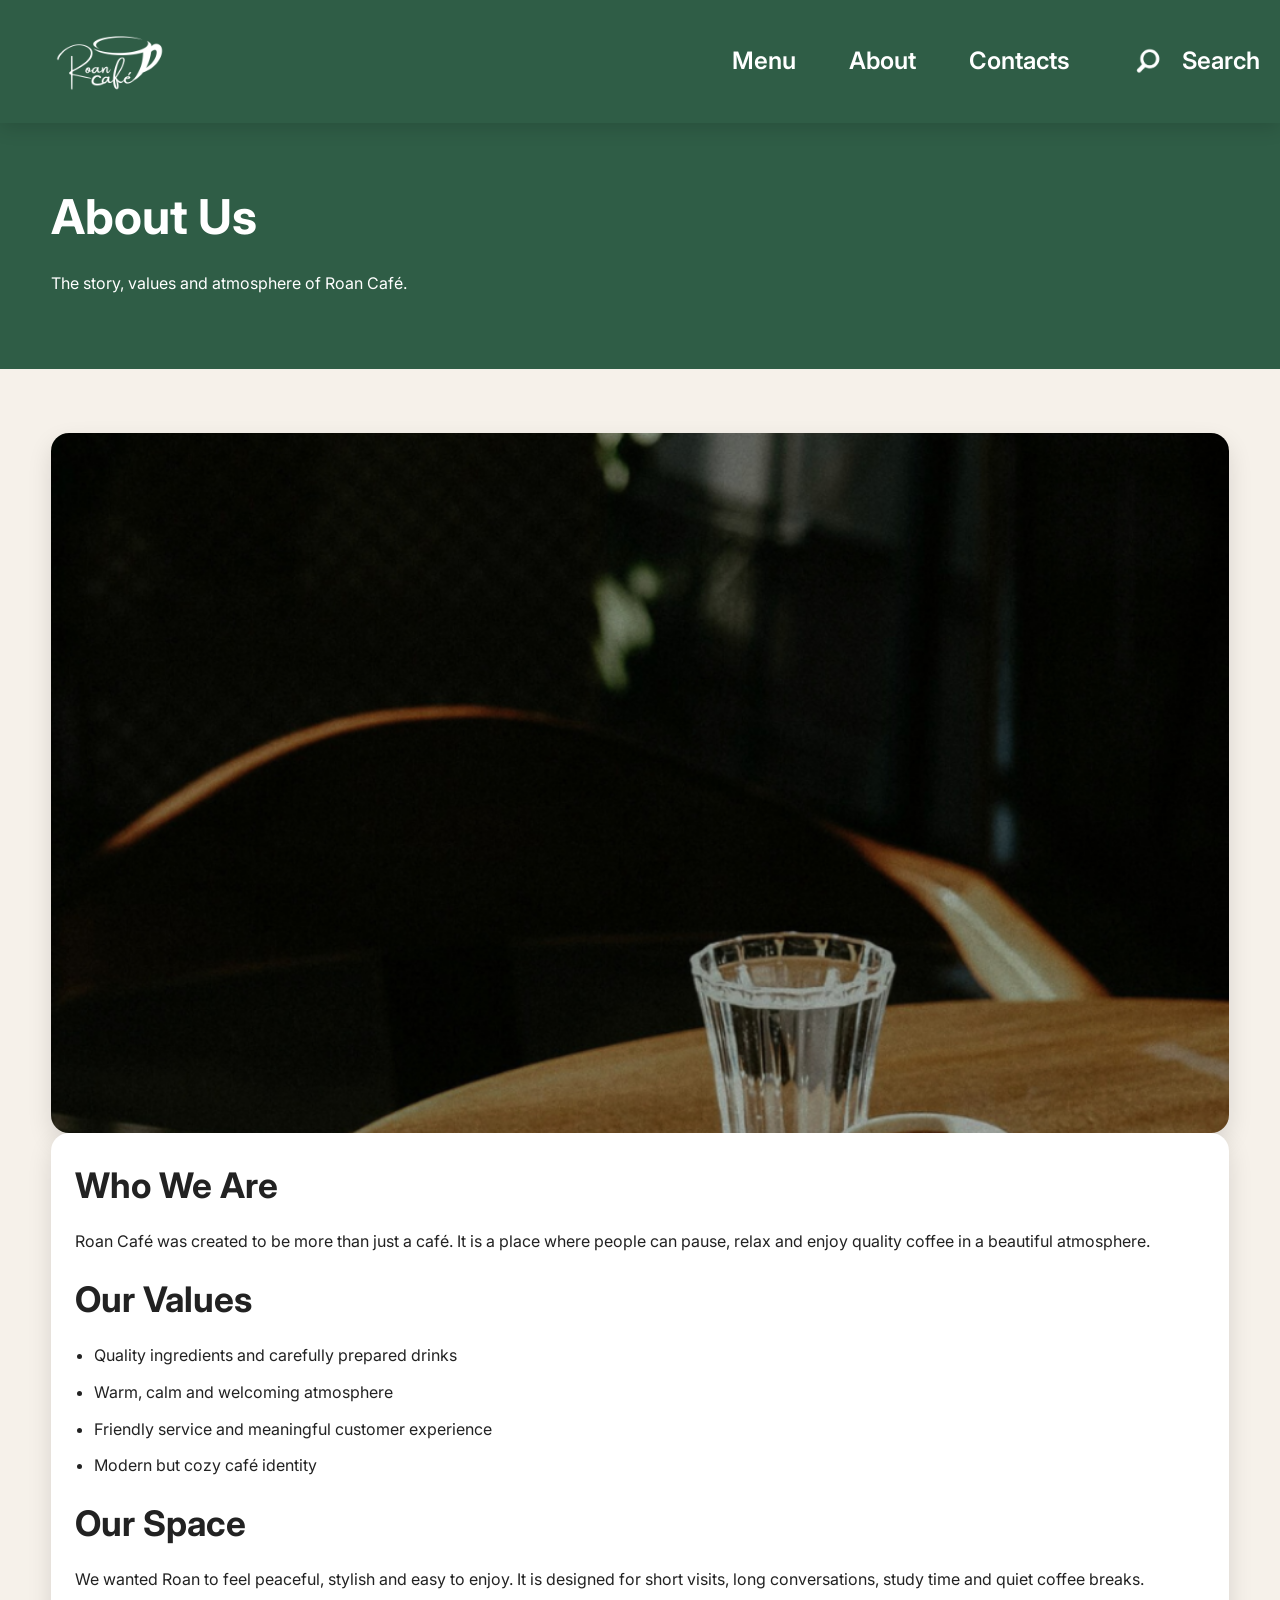
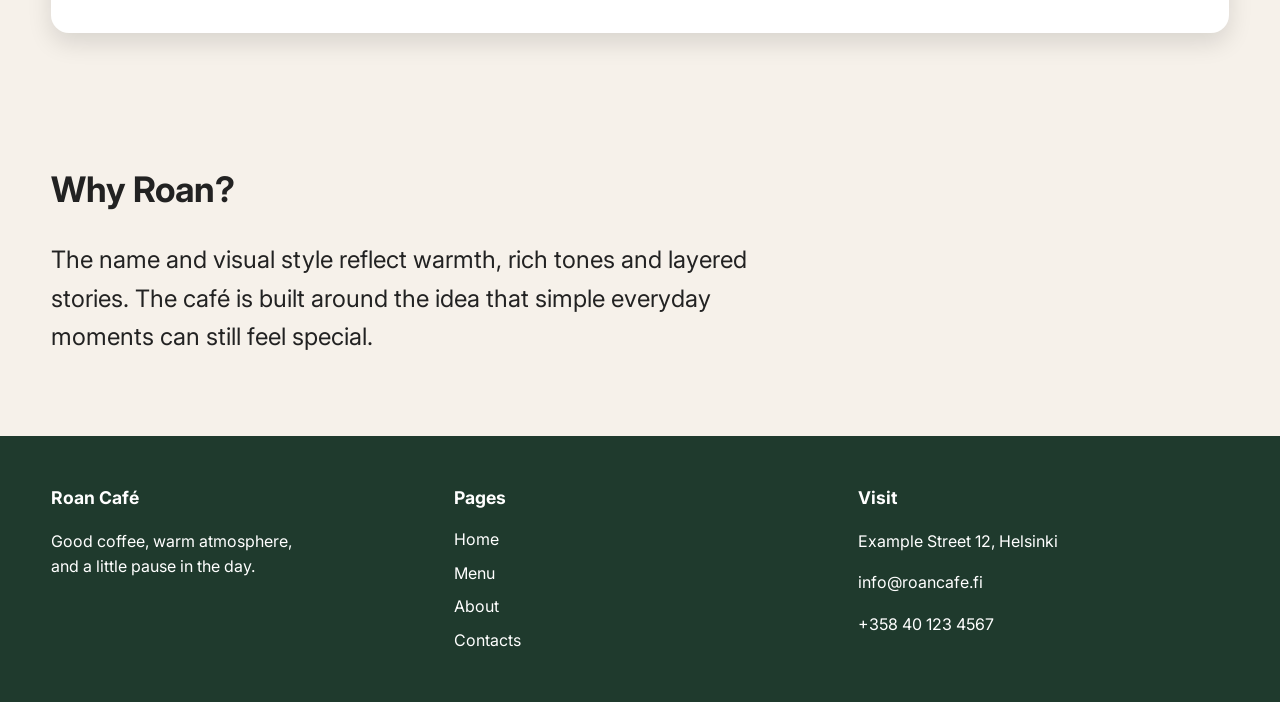
<file: about.html>
<!DOCTYPE html>
<html lang="fi">
<head>
  <meta charset="UTF-8">
  <meta name="viewport" content="width=device-width, initial-scale=1.0">
  <meta name="description" content="About Roan Café.">
  <title>Roan Café | About</title>
  <link rel="preconnect" href="https://fonts.googleapis.com">
  <link rel="preconnect" href="https://fonts.gstatic.com" crossorigin>
  <link href="https://fonts.googleapis.com/css2?family=Inter:wght@300;400;500;600;700&display=swap" rel="stylesheet">
  <link rel="stylesheet" href="style.css">
</head>
<body>
  <a href="#main-content" class="skip-link">Skip to main content</a>

  <header class="site-header">
    <div class="container header-inner">
      <a href="index.html" class="logo" aria-label="Go to homepage">
        <img src="logo.png" alt="Roan Café logo" class="logo-image">
      </a>
      <button class="nav-toggle" aria-label="Open menu" aria-expanded="false" aria-controls="main-nav">
        <span></span>
        <span></span>
        <span></span>
      </button>

      <div class=" right-header">
         <nav id="main-nav" class="main-nav" aria-label="Main navigation">
          <ul class="nav-list">
             <li><a href="menu.html">Menu</a></li>
             <li><a href="about.html">About</a></li>
             <li><a href="contacts.html">Contacts</a></li>

             <li class="mobile-search-item">
              <button class="search-toggle" type="button" aria-label="Open search">
                <img src="search.png" alt="" class="search-icon">
                <span class="search-text">Search</span>
              </button>
            </li>
          </ul>
         </nav>
      </div>

    <div class="search-bar-wrapper">
      <div class="container">
        <form class="search-form" role="search">
          <label for="site-search-about" class="visually-hidden">Search this page</label>
          <input type="search" id="site-search-about" class="site-search-input" placeholder="Search this page...">
          <button type="submit">Search</button>
        </form>
      </div>
    </div>
  </header>

  <main id="main-content">
    <section class="page-banner">
      <div class="container">
        <h1>About Us</h1>
        <p>The story, values and atmosphere of Roan Café.</p>
      </div>
    </section>

    <section class="section">
      <div class="container two-column">
        <div class="page-image">
          <img src="blog.png" alt="About page image representing the story of the café">
        </div>

        <div class="text-block">
          <h2 class="section-title">Who We Are</h2>
          <p>
            Roan Café was created to be more than just a café. It is a place where people can pause,
            relax and enjoy quality coffee in a beautiful atmosphere.
          </p>

          <h2 class="section-title">Our Values</h2>
          <ul class="feature-list">
            <li>Quality ingredients and carefully prepared drinks</li>
            <li>Warm, calm and welcoming atmosphere</li>
            <li>Friendly service and meaningful customer experience</li>
            <li>Modern but cozy café identity</li>
          </ul>

          <h2 class="section-title">Our Space</h2>
          <p>
            We wanted Roan to feel peaceful, stylish and easy to enjoy. It is designed for short visits,
            long conversations, study time and quiet coffee breaks.
          </p>
        </div>
      </div>
    </section>

    <section class="section story-section">
      <div class="container story-grid">
        <div class="story-text">
          <h2 class="section-title">Why Roan?</h2>
          <p>
            The name and visual style reflect warmth, rich tones and layered stories.
            The café is built around the idea that simple everyday moments can still feel special.
          </p>
        </div>
      </div>
    </section>
  </main>

  <footer class="site-footer">
    <div class="container footer-grid">
      <div>
        <h2>Roan Café</h2>
        <p>Good coffee, warm atmosphere, <br>
          and a little pause in the day.
        </p>
      </div>
      <div>
        <h2>Pages</h2>
        <ul class="footer-links">
          <li><a href="index.html">Home</a></li>
          <li><a href="menu.html">Menu</a></li>
          <li><a href="about.html">About</a></li>
          <li><a href="contacts.html">Contacts</a></li>
        </ul>
      </div>
      <div>
        <h2>Visit</h2>
        <p>Example Street 12, Helsinki</p>
        <p>info@roancafe.fi</p>
        <p>+358 40 123 4567</p>
      </div>
    </div>
  </footer>

  <script src="script.js"></script>
</body>
</html>
</file>
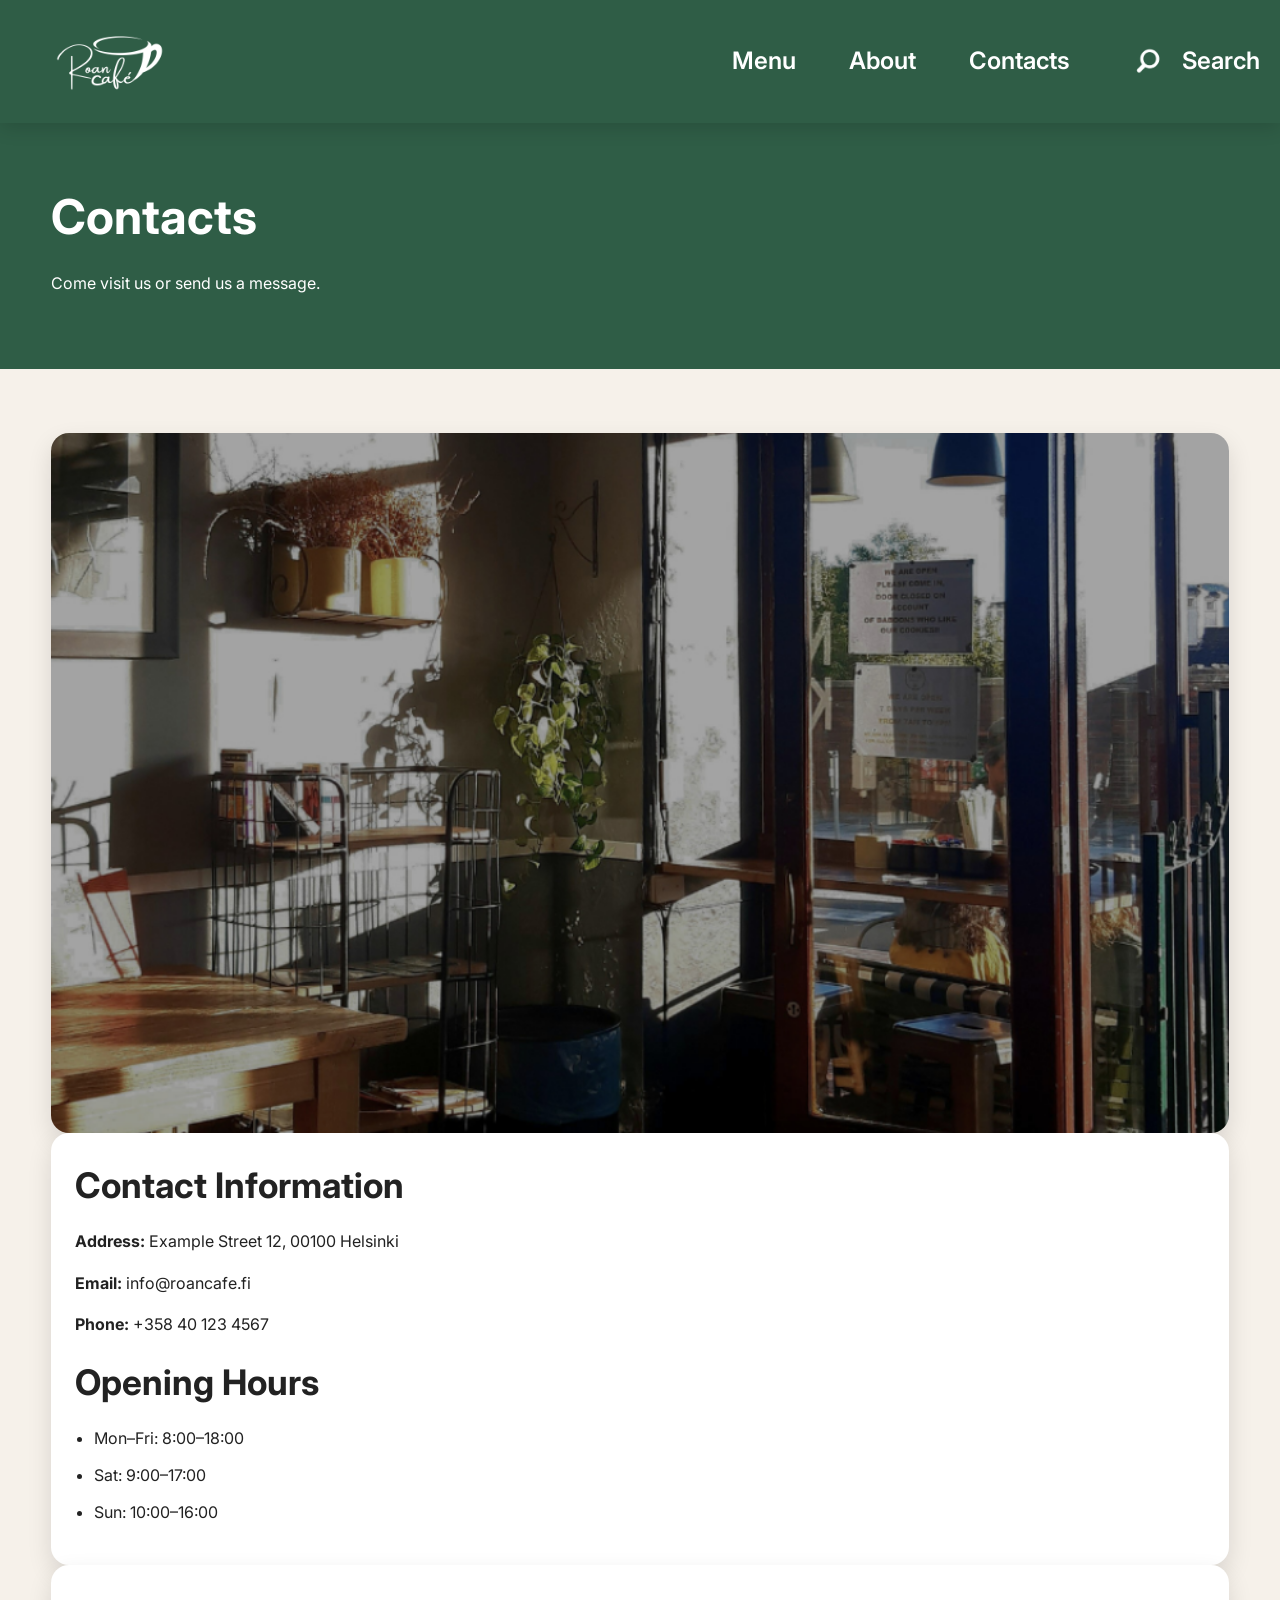
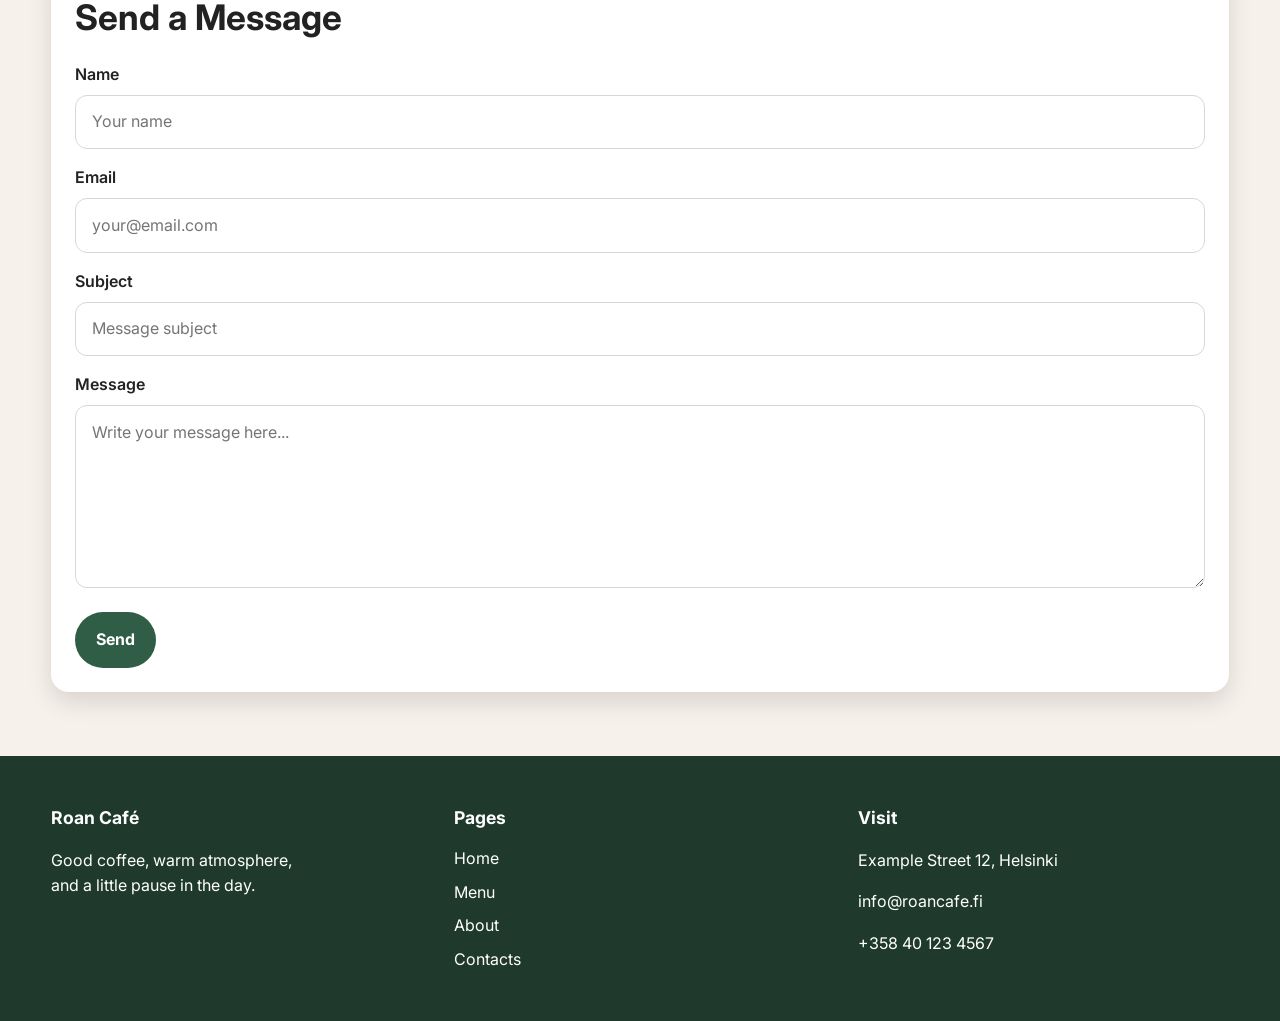
<file: contacts.html>
<!DOCTYPE html>
<html lang="fi">
<head>
  <meta charset="UTF-8">
  <meta name="viewport" content="width=device-width, initial-scale=1.0">
  <meta name="description" content="Roan Café contact page.">
  <title>Roan Café | Contacts</title>
  <link rel="preconnect" href="https://fonts.googleapis.com">
  <link rel="preconnect" href="https://fonts.gstatic.com" crossorigin>
  <link href="https://fonts.googleapis.com/css2?family=Inter:wght@300;400;500;600;700&display=swap" rel="stylesheet">
  <link rel="stylesheet" href="style.css">
</head>
<body>
  <a href="#main-content" class="skip-link">Skip to main content</a>

  <header class="site-header">
    <div class="container header-inner">
      <a href="index.html" class="logo" aria-label="Go to homepage">
        <img src="logo.png" alt="Roan Café logo" class="logo-image">
      </a>
      <button class="nav-toggle" aria-label="Open menu" aria-expanded="false" aria-controls="main-nav">
        <span></span>
        <span></span>
        <span></span>
      </button>

      <div class=" right-header">
         <nav id="main-nav" class="main-nav" aria-label="Main navigation">
          <ul class="nav-list">
             <li><a href="menu.html">Menu</a></li>
             <li><a href="about.html">About</a></li>
             <li><a href="contacts.html">Contacts</a></li>

             <li class="mobile-search-item">
              <button class="search-toggle" type="button" aria-label="Open search">
                <img src="search.png" alt="" class="search-icon">
                <span class="search-text">Search</span>
              </button>
            </li>
          </ul>
         </nav>
      </div>

    <div class="search-bar-wrapper">
      <div class="container">
        <form class="search-form" role="search">
          <label for="site-search-contacts" class="visually-hidden">Search this page</label>
          <input type="search" id="site-search-contacts" class="site-search-input" placeholder="Search this page...">
          <button type="submit">Search</button>
        </form>
      </div>
    </div>
  </header>

  <main id="main-content">
    <section class="page-banner">
      <div class="container">
        <h1>Contacts</h1>
        <p>Come visit us or send us a message.</p>
      </div>
    </section>

    <section class="section">
      <div class="container two-column">
        <div>
          <div class="page-image">
            <img src="location.png" alt="Location image of the café">
          </div>

          <div class="contact-box">
            <h2 class="section-title">Contact Information</h2>
            <p><strong>Address:</strong> Example Street 12, 00100 Helsinki</p>
            <p><strong>Email:</strong> info@roancafe.fi</p>
            <p><strong>Phone:</strong> +358 40 123 4567</p>

            <h2 class="section-title">Opening Hours</h2>
            <ul class="feature-list">
              <li>Mon–Fri: 8:00–18:00</li>
              <li>Sat: 9:00–17:00</li>
              <li>Sun: 10:00–16:00</li>
            </ul>
          </div>
        </div>

        <div>
          <form class="contact-form">
            <h2 class="section-title">Send a Message</h2>

            <div class="form-group">
              <label for="name">Name</label>
              <input type="text" id="name" name="name" placeholder="Your name" required>
            </div>

            <div class="form-group">
              <label for="email">Email</label>
              <input type="email" id="email" name="email" placeholder="your@email.com" required>
            </div>

            <div class="form-group">
              <label for="subject">Subject</label>
              <input type="text" id="subject" name="subject" placeholder="Message subject" required>
            </div>

            <div class="form-group">
              <label for="message">Message</label>
              <textarea id="message" name="message" rows="6" placeholder="Write your message here..." required></textarea>
            </div>

            <button type="submit" class="btn">Send</button>
          </form>
        </div>
      </div>
    </section>
  </main>

  <footer class="site-footer">
    <div class="container footer-grid">
      <div>
        <h2>Roan Café</h2>
         <p>Good coffee, warm atmosphere, <br>
          and a little pause in the day.
        </p>
      </div>
      <div>
        <h2>Pages</h2>
        <ul class="footer-links">
          <li><a href="index.html">Home</a></li>
          <li><a href="menu.html">Menu</a></li>
          <li><a href="about.html">About</a></li>
          <li><a href="contacts.html">Contacts</a></li>
        </ul>
      </div>
      <div>
        <h2>Visit</h2>
        <p>Example Street 12, Helsinki</p>
        <p>info@roancafe.fi</p>
        <p>+358 40 123 4567</p>
      </div>
    </div>
  </footer>

  <script src="script.js"></script>
</body>
</html>
</file>
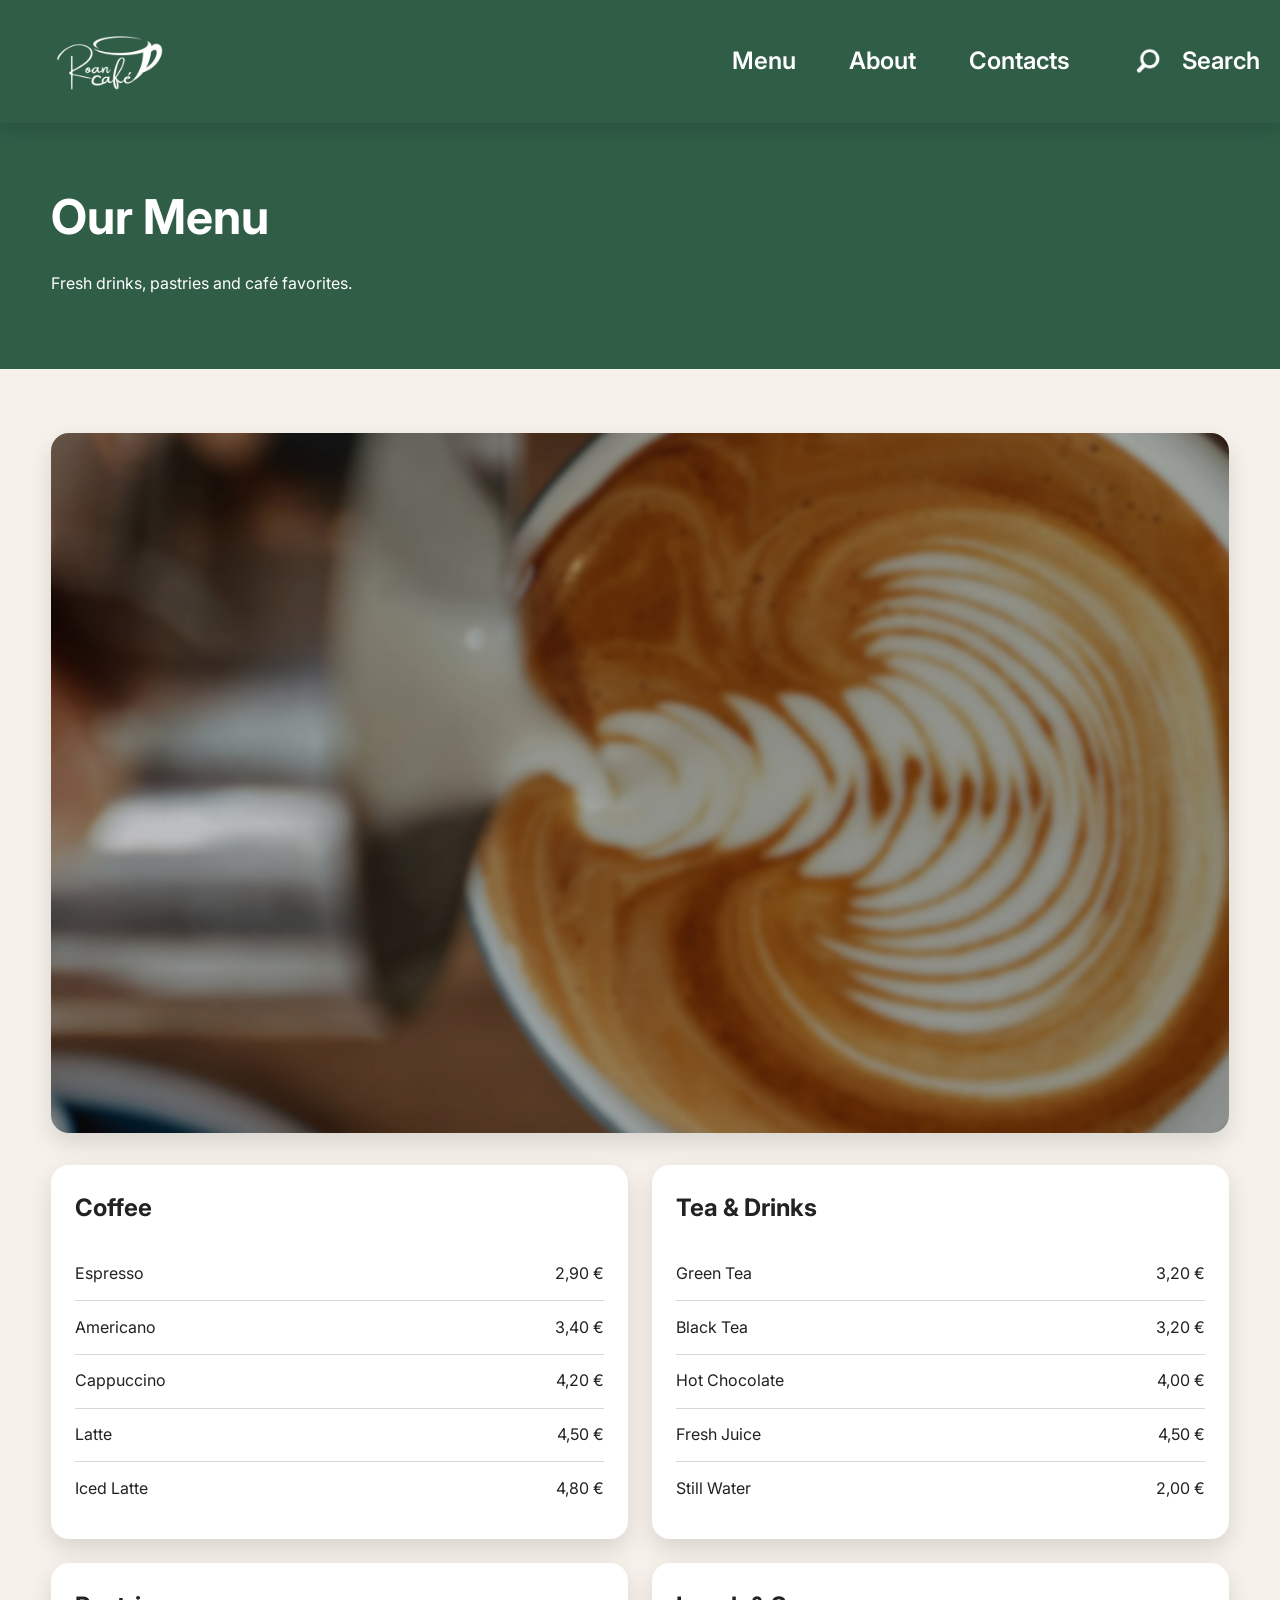
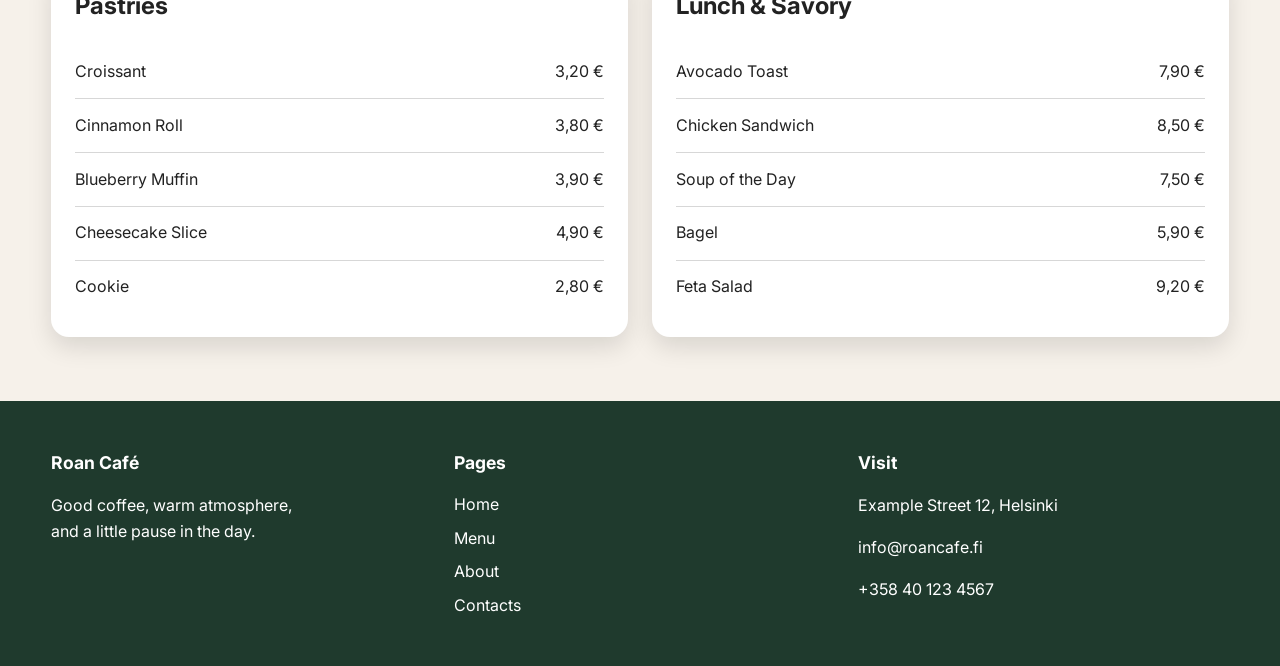
<file: menu.html>
<!DOCTYPE html>
<html lang="fi">
<head>
  <meta charset="UTF-8">
  <meta name="viewport" content="width=device-width, initial-scale=1.0">
  <meta name="description" content="Roan Café menu page.">
  <title>Roan Café | Menu</title>
  <link rel="preconnect" href="https://fonts.googleapis.com">
  <link rel="preconnect" href="https://fonts.gstatic.com" crossorigin>
  <link href="https://fonts.googleapis.com/css2?family=Inter:wght@300;400;500;600;700&display=swap" rel="stylesheet">
  <link rel="stylesheet" href="style.css">
</head>
<body>
  <a href="#main-content" class="skip-link">Skip to main content</a>

  <header class="site-header">
    <div class="container header-inner">
      <a href="index.html" class="logo" aria-label="Go to homepage">
        <img src="logo.png" alt="Roan Café logo" class="logo-image">
      </a>
      <button class="nav-toggle" aria-label="Open menu" aria-expanded="false" aria-controls="main-nav">
        <span></span>
        <span></span>
        <span></span>
      </button>

      <div class=" right-header">
         <nav id="main-nav" class="main-nav" aria-label="Main navigation">
          <ul class="nav-list">
             <li><a href="menu.html">Menu</a></li>
             <li><a href="about.html">About</a></li>
             <li><a href="contacts.html">Contacts</a></li>

             <li class="mobile-search-item">
              <button class="search-toggle" type="button" aria-label="Open search">
                <img src="search.png" alt="" class="search-icon">
                <span class="search-text">Search</span>
              </button>
            </li>
          </ul>
         </nav>
      </div>

    <div class="search-bar-wrapper">
      <div class="container">
        <form class="search-form" role="search">
          <label for="site-search-menu" class="visually-hidden">Search this page</label>
          <input type="search" id="site-search-menu" class="site-search-input" placeholder="Search this page...">
          <button type="submit">Search</button>
        </form>
      </div>
    </div>
  </header>

  <main id="main-content">
    <section class="page-banner">
      <div class="container">
        <h1>Our Menu</h1>
        <p>Fresh drinks, pastries and café favorites.</p>
      </div>
    </section>

    <section class="section">
      <div class="container">
        <div class="page-image">
          <img src="menu.png" alt="Menu image with drinks and pastries">
        </div>

        <div class="menu-grid">
          <article class="menu-card">
            <h2>Coffee</h2>
            <ul class="menu-list">
              <li><span>Espresso</span><span>2,90 €</span></li>
              <li><span>Americano</span><span>3,40 €</span></li>
              <li><span>Cappuccino</span><span>4,20 €</span></li>
              <li><span>Latte</span><span>4,50 €</span></li>
              <li><span>Iced Latte</span><span>4,80 €</span></li>
            </ul>
          </article>

          <article class="menu-card">
            <h2>Tea & Drinks</h2>
            <ul class="menu-list">
              <li><span>Green Tea</span><span>3,20 €</span></li>
              <li><span>Black Tea</span><span>3,20 €</span></li>
              <li><span>Hot Chocolate</span><span>4,00 €</span></li>
              <li><span>Fresh Juice</span><span>4,50 €</span></li>
              <li><span>Still Water</span><span>2,00 €</span></li>
            </ul>
          </article>

          <article class="menu-card">
            <h2>Pastries</h2>
            <ul class="menu-list">
              <li><span>Croissant</span><span>3,20 €</span></li>
              <li><span>Cinnamon Roll</span><span>3,80 €</span></li>
              <li><span>Blueberry Muffin</span><span>3,90 €</span></li>
              <li><span>Cheesecake Slice</span><span>4,90 €</span></li>
              <li><span>Cookie</span><span>2,80 €</span></li>
            </ul>
          </article>

          <article class="menu-card">
            <h2>Lunch & Savory</h2>
            <ul class="menu-list">
              <li><span>Avocado Toast</span><span>7,90 €</span></li>
              <li><span>Chicken Sandwich</span><span>8,50 €</span></li>
              <li><span>Soup of the Day</span><span>7,50 €</span></li>
              <li><span>Bagel</span><span>5,90 €</span></li>
              <li><span>Feta Salad</span><span>9,20 €</span></li>
            </ul>
          </article>
        </div>
      </div>
    </section>
  </main>

  <footer class="site-footer">
    <div class="container footer-grid">
      <div>
        <h2>Roan Café</h2>
        <p>Good coffee, warm atmosphere, <br>
          and a little pause in the day.</p>
      </div>
      <div>
        <h2>Pages</h2>
        <ul class="footer-links">
          <li><a href="index.html">Home</a></li>
          <li><a href="menu.html">Menu</a></li>
          <li><a href="about.html">About</a></li>
          <li><a href="contacts.html">Contacts</a></li>
        </ul>
      </div>
      <div>
        <h2>Visit</h2>
        <p>Example Street 12, Helsinki</p>
        <p>info@roancafe.fi</p>
        <p>+358 40 123 4567</p>
      </div>
    </div>
  </footer>

  <script src="script.js"></script>
</body>
</html>
</file>
<file: style.css>
:root {
  --green-dark: #1f3a2d;
  --green: #2f5d46;
  --green-light: #4a7860;
  --cream: #f6f1ea;
  --white: #ffffff;
  --text: #222222;
  --border: #d7d7d7;
  --shadow: 0 10px 25px rgba(0, 0, 0, 0.12);
  --radius: 18px;
  --max-width: 1200px;
}

/* Reset */
*,
*::before,
*::after {
  box-sizing: border-box;
}

html {
  scroll-behavior: smooth;
}

body {
  margin: 0;
  font-family: "Inter", sans-serif;
  background: var(--cream);
  color: var(--text);
  line-height: 1.6;
}

img {
  max-width: 100%;
  display: block;
}

a {
  color: inherit;
}

button,
input,
textarea {
  font: inherit;
}

.container {
  width: min(92%, var(--max-width));
  margin: 0 auto;
}

/* Accessibility */
.skip-link {
  position: absolute;
  left: -9999px;
  top: auto;
}

.skip-link:focus {
  left: 1rem;
  top: 1rem;
  background: #000;
  color: #fff;
  padding: 0.8rem 1rem;
  z-index: 9999;
  border-radius: 10px;
}

.visually-hidden {
  position: absolute;
  width: 1px;
  height: 1px;
  padding: 0;
  margin: -1px;
  overflow: hidden;
  clip-path: inset(50%);
  border: 0;
  white-space: nowrap;
}

/* Header */
.site-header {
  background: var(--green);
  color: var(--white);
  position: sticky;
  top: 0;
  z-index: 1000;
  box-shadow: 0 5px 18px rgba(0, 0, 0, 0.14);
}

.header-inner{
  display:flex;
  align-items:center;
  padding:5px 10px;
  width: 100%;
}

.logo-image {
  width: 200px;
  height: auto;
  display: block;
  object-fit: contain;
}

.site-header a img.logo-image {
  max-height: 200px;
}

.right-header {
  display: flex;
  align-items: center;
  gap: 1.2rem;
  margin-left: auto;
}

.main-nav {
  display: flex;
  align-items: center;
}

.nav-list {
  display: flex;
  align-items: center;
  gap: 2rem;
  list-style: none;
  margin: 0;
  padding: 0;
}

.nav-list a {
  text-decoration: none;
  color: var(--white);
  font-weight: 600;
  font-size: 1.5rem;
  padding: 0.45rem 0.65rem;
  border-radius: 10px;
  transition: background-color 0.2s ease;
}

.nav-list a:hover,
.nav-list a:focus-visible,
.nav-list a[aria-current="page"] {
  background-color: rgba(255, 255, 255, 0.15);
  outline: none;
}

.search-toggle {
  display: inline-flex;
  align-items: center;
  gap: 0.55rem;
  background: transparent;
  color: var(--white);
  border: none;
  cursor: pointer;
  font-weight: 600;
  font-size: 1.5rem;
  padding: 0.45rem 0.65rem;
  border-radius: 10px;
}

.search-toggle:hover,
.search-toggle:focus-visible {
  background-color: rgba(255, 255, 255, 0.15);
  outline: none;
}

.search-icon {
  width: 50px;
  height: 50px;
  object-fit: contain;
}

.search-text {
  display: inline-block;
}

/* Search bar */
.search-bar-wrapper {
  display: none;
  background: var(--green);
  padding: 0 0 1rem;
}

.search-bar-wrapper.open {
  display: block;
}

.search-form {
  display: flex;
  gap: 0.75rem;
  align-items: center;
}

.search-form input {
  flex: 1;
  padding: 0.9rem 1rem;
  border-radius: 999px;
  border: none;
}

.search-form button {
  padding: 0.9rem 1.2rem;
  border-radius: 999px;
  border: none;
  background: var(--white);
  color: var(--green);
  font-weight: 700;
  cursor: pointer;
}

/* Hamburger */
.nav-toggle {
  display: none;
  background: transparent;
  border: none;
  cursor: pointer;

  position: absolute;
  right: 30px;
  top: 40px;

  flex-direction: column;
  justify-content: center;
  align-items: center;
}

/* Hamburger bars */
.nav-toggle span {
  display: block;
  width: 28px;
  height: 3px;
  margin: 5px 0;
  background-color: var(--white);
  border-radius: 999px;
}

/* Hero */
.hero {
  min-height: 72vh;
  background-size: cover;
  background-position: center;
  background-repeat: no-repeat;
}

.hero-home {
  background-image: url("hero-coffee.jpg");
}
.hero-overlay {
  min-height: 72vh;
  background: linear-gradient(
    to right,
    rgba(0,0,0,0.62),
    rgba(0,0,0,0.24)
  );
  display: flex;
  align-items: center;
}

.hero-content {
  color: var(--white);
  width: min(92%, var(--max-width));
  margin: 0 auto;
  max-width: 680px;
  padding: 3rem 0;
}

.hero h1 {
  font-size: clamp(2.3rem, 6vw, 4.8rem);
  line-height: 1.1;
  margin-bottom: 0.8rem;
}

.hero p {
  font-size: 1.1rem;
  margin-bottom: 1.4rem;
  max-width: 600px;
}

.hero-buttons {
  display: flex;
  flex-wrap: wrap;
  gap: 1rem;
}

/* Buttons */
.btn {
  display: inline-block;
  text-decoration: none;
  padding: 0.95rem 1.3rem;
  border-radius: 999px;
  background: var(--green);
  color: var(--white);
  font-weight: 700;
  border: none;
  cursor: pointer;
}

.btn:hover,
.btn:focus-visible {
  background: var(--green-light);
  outline: none;
}

.btn-secondary {
  background: transparent;
  border: 2px solid var(--white);
}

/* Sections */
.section {
  padding: 4rem 0;
}

.section-title {
  font-size: clamp(1.6rem, 3vw, 2.2rem);
  margin: 0 0 1rem;
}

.page-banner {
  background: var(--green);
  color: var(--white);
  padding: 3.5rem 0;
}

.page-banner h1 {
  font-size: clamp(2rem, 4vw, 3rem);
  margin: 0 0 0.5rem;
}

.page-image img,
.story-image {
  border-radius: var(--radius);
  box-shadow: var(--shadow);
  width: 100%;
  object-fit: cover;
}

/* Cards */
.card-grid {
  display: grid;
  grid-template-columns: repeat(3, 1fr);
  gap: 1.5rem;
}

/* Card container */
.feature-card {
  background: var(--white);
  border-radius: var(--radius);
  overflow: hidden;
  text-decoration: none;
  box-shadow: var(--shadow);
  transition: transform 0.2s ease;
  display: flex;
  flex-direction: column;
}

/* Card hover effect */
.feature-card:hover,
.feature-card:focus-visible {
  transform: translateY(-5px);
  outline: 3px solid rgba(47, 93, 70, 0.2);
}

/* Image container */
.feature-card-image {
  width: 100%;
  height: 440px; /* controls how tall the images are */

  background-size: cover; /* makes image fill the box */
  background-position: center; /* keeps the center visible */
  background-repeat: no-repeat;
}
.feature-card-image {
  width: 100%;
  aspect-ratio: 16 / 9;
  background-size: cover;
  background-position: center;
}

/* Text section */
.feature-card-content {
  padding: 1.2rem;
}

.feature-card-content h3 {
  margin-top: 0;
  margin-bottom: 0.5rem;
  font-size: 1.2rem;
}

.feature-card-content p {
  margin: 0;
  line-height: 1.5;
}

/* Story */
.story-section {
  background: #f6f1ea;;
}

.story-card {
  position: relative;
  background: #fbf7f7;
  border-radius: var(--radius);
  padding: 2em 2.5rem;
  overflow: visible;
  box-shadow: var(--shadow);
}

.story-text {
  max-width: 650px;
  padding-right: 450px; /* creates space for the splash image */
  position: relative;
  z-index: 2;
}

.story-text p {
  margin-bottom: 1rem;
  font-size: 1.5rem;
  line-height: 1.6;
}

.tagline {
  font-weight: 700;
  font-size: 1.4rem;
}

.story-image {
  position: absolute;
  right: -200px;
  top: 80%;
  width: 720px;
  max-width: none;
  height: auto;
  transform: translate(420px, -110%) scale(2);
  transform-origin: center;
  z-index: 1;
  pointer-events: none;
  box-shadow: none;
  border-radius: 0;
}

/* Info strip */
.info-strip-grid {
  display: grid;
  grid-template-columns: repeat(3, 1fr);
  gap: 1.5rem;
}

.info-strip article {
  background: var(--white);
  border-radius: var(--radius);
  padding: 1.5rem;
  box-shadow: var(--shadow);
}

.info-strip h2 {
  margin-top: 0;
  font-size: 1.2rem;
}

/* Menu */
.menu-grid {
  display: grid;
  grid-template-columns: repeat(2, 1fr);
  gap: 1.5rem;
  margin-top: 2rem;
}
.page-image img {
  width: 1200px;
  height: 700px;
}

.menu-card {
  background: var(--white);
  padding: 1.5rem;
  border-radius: var(--radius);
  box-shadow: var(--shadow);
}

.menu-card h2 {
  margin-top: 0;
}

.menu-list {
  list-style: none;
  padding: 0;
  margin: 0;
}

.menu-list li {
  display: flex;
  justify-content: space-between;
  gap: 1rem;
  padding: 0.85rem 0;
  border-bottom: 1px solid var(--border);
}

.menu-list li:last-child {
  border-bottom: none;
}

/* About / Contacts */
.text-block,
.contact-box,
.contact-form {
  background: var(--white);
  border-radius: var(--radius);
  padding: 1.5rem;
  box-shadow: var(--shadow);
}


.feature-list {
  padding-left: 1.2rem;
}

.feature-list li {
  margin-bottom: 0.7rem;
}

/* Form */
.contact-form .form-group {
  margin-bottom: 1rem;
}

.contact-form label {
  display: block;
  font-weight: 600;
  margin-bottom: 0.45rem;
}

.contact-form input,
.contact-form textarea {
  width: 100%;
  border: 1px solid var(--border);
  border-radius: 12px;
  padding: 0.85rem 1rem;
}

.contact-form input:focus,
.contact-form textarea:focus,
.search-form input:focus {
  outline: 3px solid rgba(47, 93, 70, 0.2);
  border-color: var(--green);
}

/* Footer */
.site-footer {
  background: var(--green-dark);
  color: var(--white);
  padding: 3rem 0;
}

.footer-grid {
  display: grid;
  grid-template-columns: repeat(3, 1fr);
  gap: 2rem;
}

.footer-grid h2 {
  font-size: 1.1rem;
  margin-top: 0;
}

.footer-links {
  list-style: none;
  padding: 0;
  margin: 0;
}

.footer-links li + li {
  margin-top: 0.5rem;
}

.footer-links a {
  text-decoration: none;
}

.footer-links a:hover,
.footer-links a:focus-visible {
  text-decoration: underline;
  outline: none;
}

/* Responsive */
@media (max-width: 920px) {
  .nav-toggle {
    display: block;
  }

  .right-header {
    gap: 0.6rem;
  }

  .main-nav {
    display: none;
    position: absolute;
    top: 84px;
    left: 0;
    right: 0;
    background: var(--green);
    padding: 1rem 1rem 1.2rem;
    border-top: 1px solid rgba(255,255,255,0.12);
  }

  .main-nav.open {
    display: block;
  }

  .nav-list {
    flex-direction: column;
    align-items: flex-start;
  }

  /* Show search as a menu item only on mobile */
  .mobile-search-item {
    display: block;
    width: 100%;
  }

  .mobile-search-item .search-toggle {
    display: inline-flex;
    align-items: center;
    gap: 0.55rem;
    background: transparent;
    color: var(--white);
    border: none;
    cursor: pointer;
    font-weight: 600;
    font-size: 1.5rem;
    padding: 0.45rem 0.65rem;
    border-radius: 10px;
  }

  .mobile-search-item .search-toggle:hover,
  .mobile-search-item .search-toggle:focus-visible {
    background-color: rgba(255, 255, 255, 0.15);
    outline: none;
  }

  /* Hide the search text/icon style you used in the top bar */
  .search-text {
    display: inline-block;
  }

  .card-grid,
  .story-grid,
  .two-column,
  .menu-grid,
  .info-strip-grid,
  .footer-grid {
    grid-template-columns: 1fr;
  }
}

@media (max-width: 640px) {
  .header-inner {
    min-height: 76px;
  }

  .logo-text {
    font-size: 1.4rem;
  }

  .hero,
  .hero-overlay {
    min-height: 60vh;
  }

  .section {
    padding: 3rem 0;
  }

  .feature-card-image {
    height: 180px;
  }

  .feature-card {
    width: 100%;
  }

  .feature-card-content {
    padding: 1rem;
  }

  .search-form {
    flex-direction: column;
    align-items: stretch;
  }
}
.story-card {
  padding: 2rem 1.5rem;
  min-height: auto;
  overflow: hidden;
}

.story-text {
  max-width: 100%;
}

.story-image {
  position: static;
  display: block;
  width: 180px;
  max-width: 70%;
  margin: 1.5rem auto 0;
}
</file>
